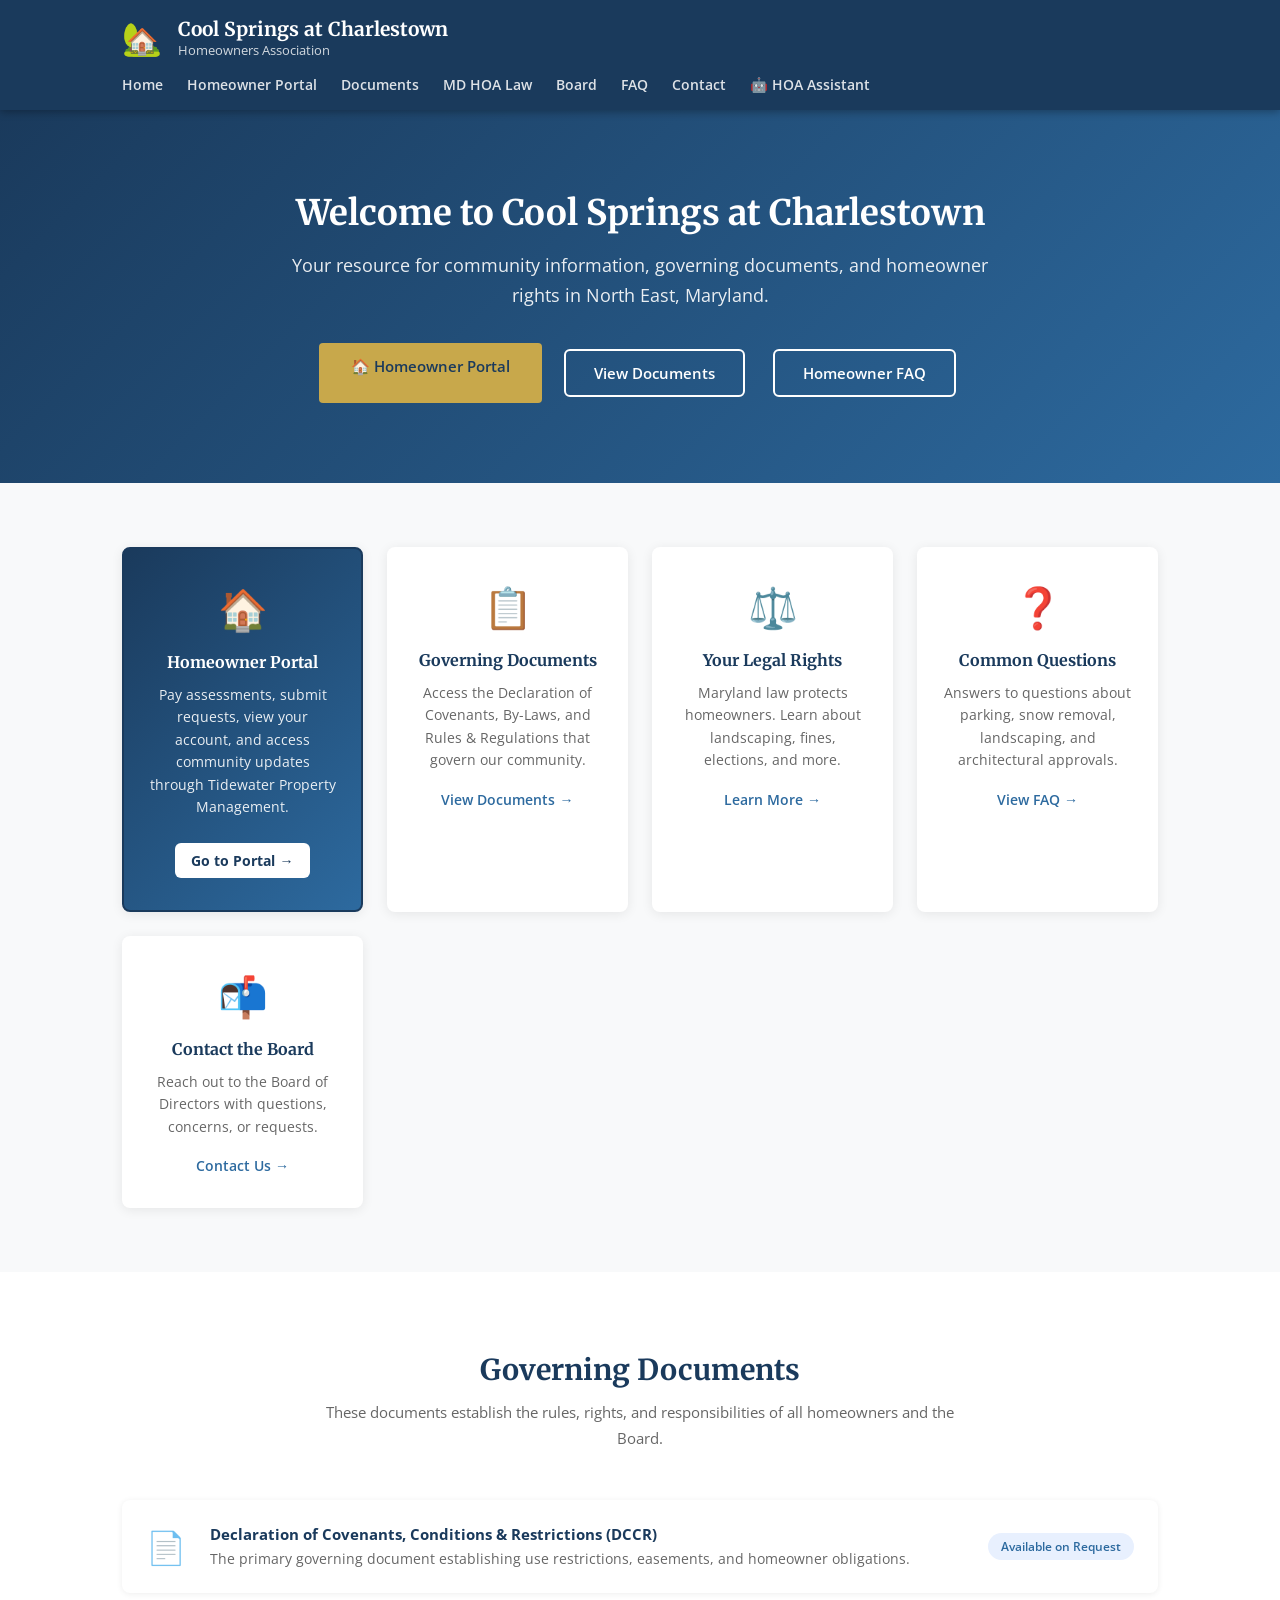
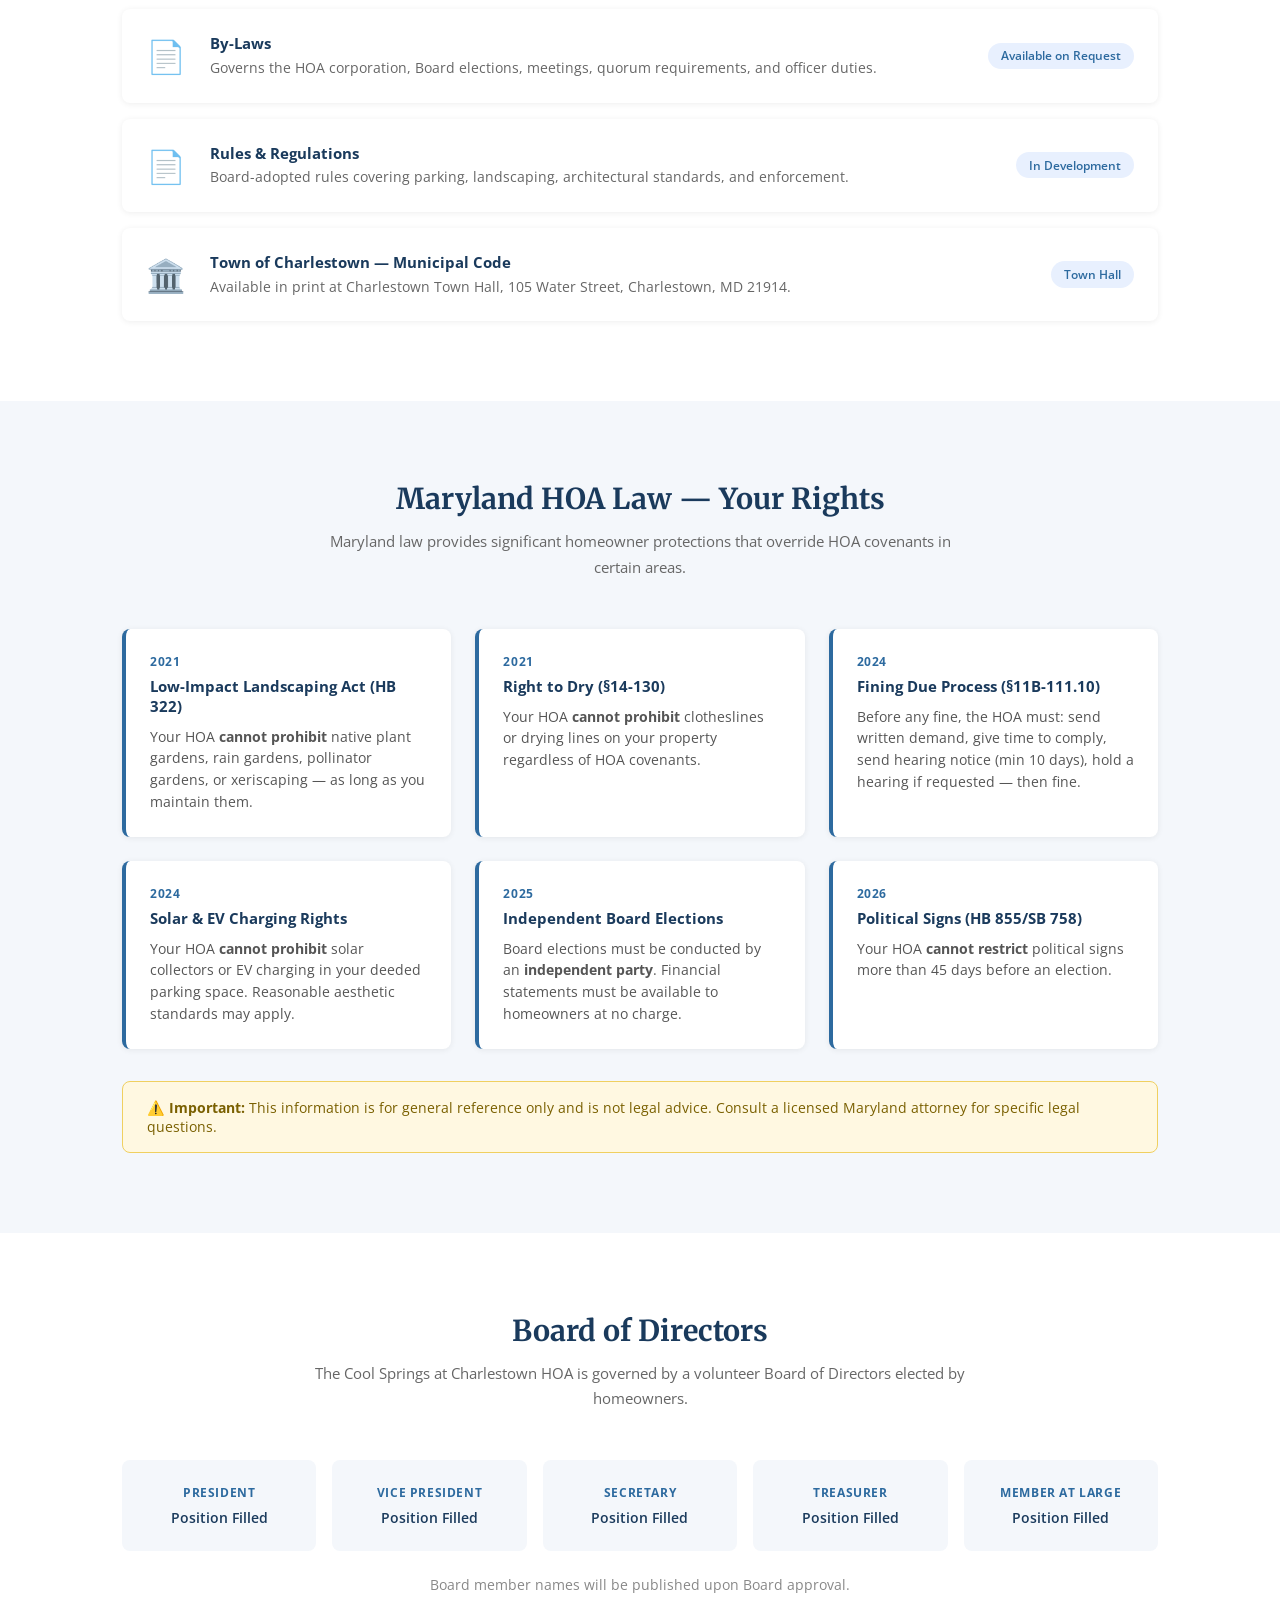
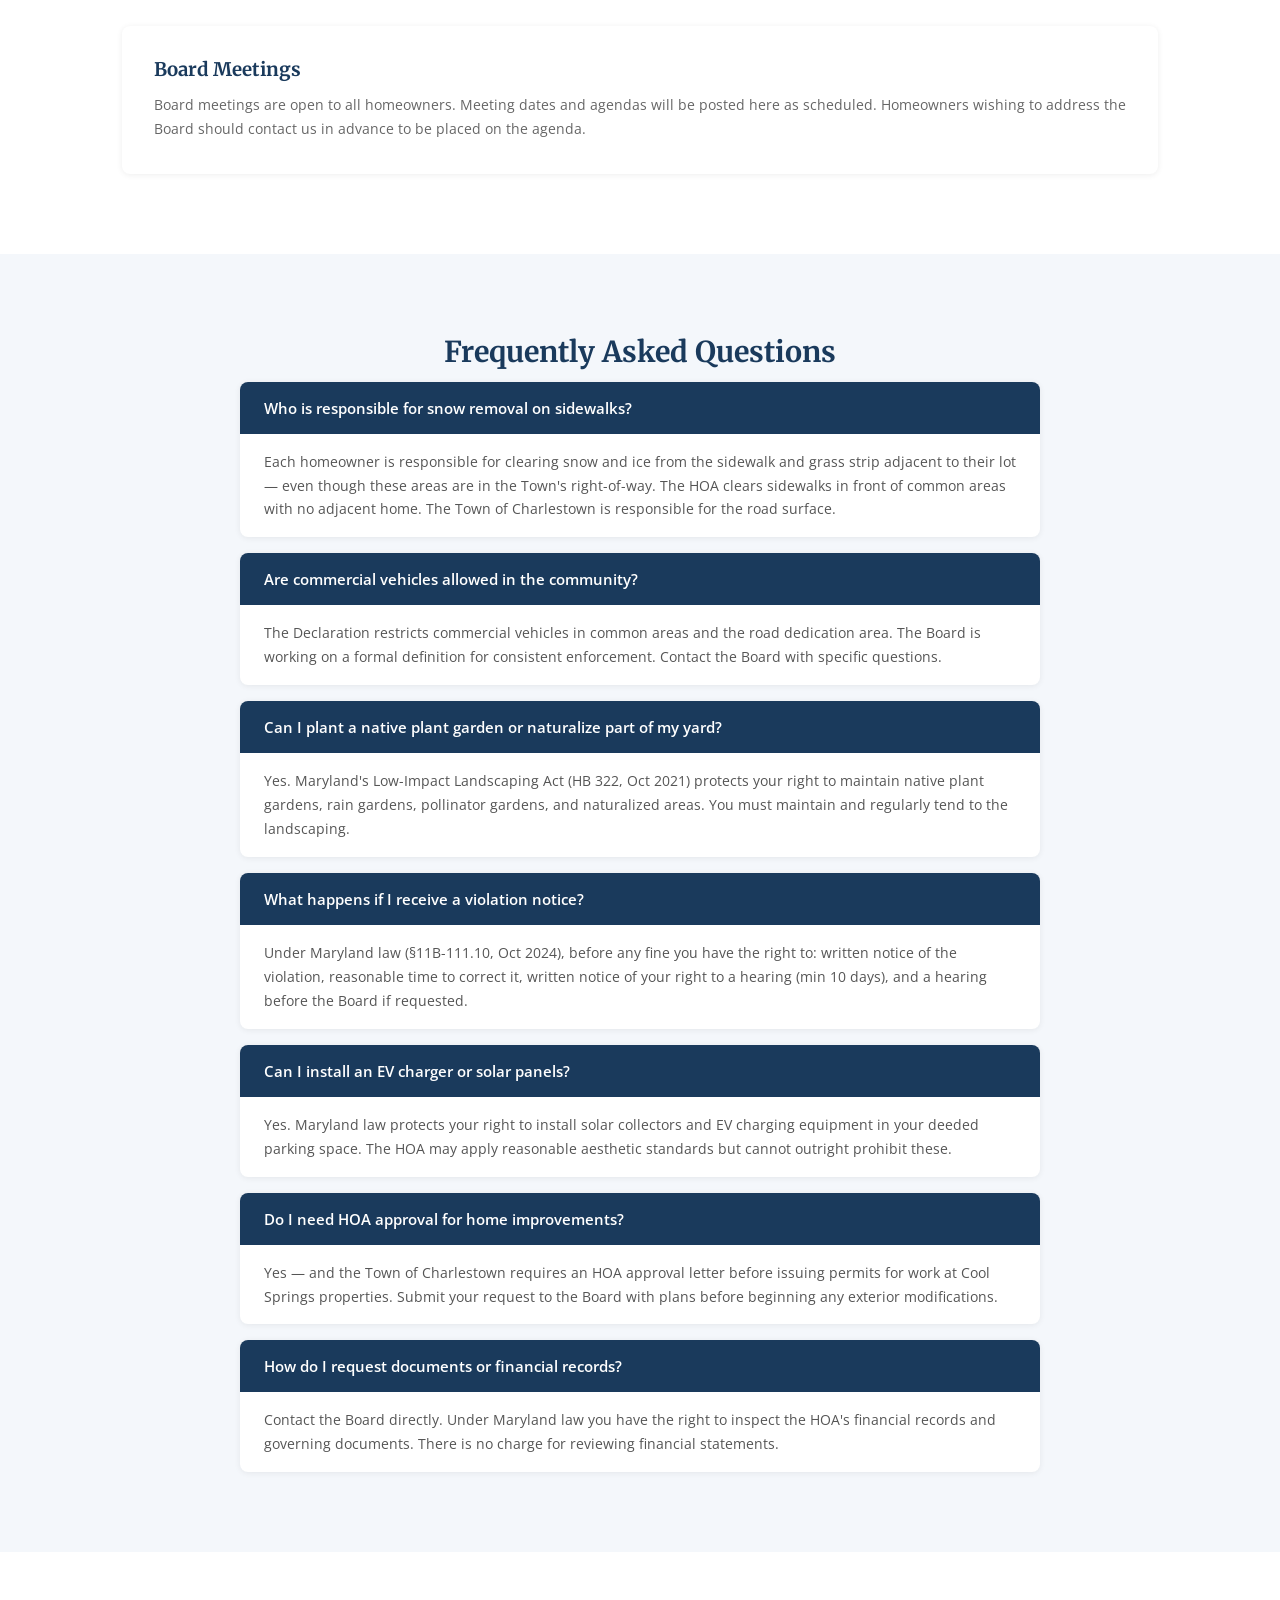
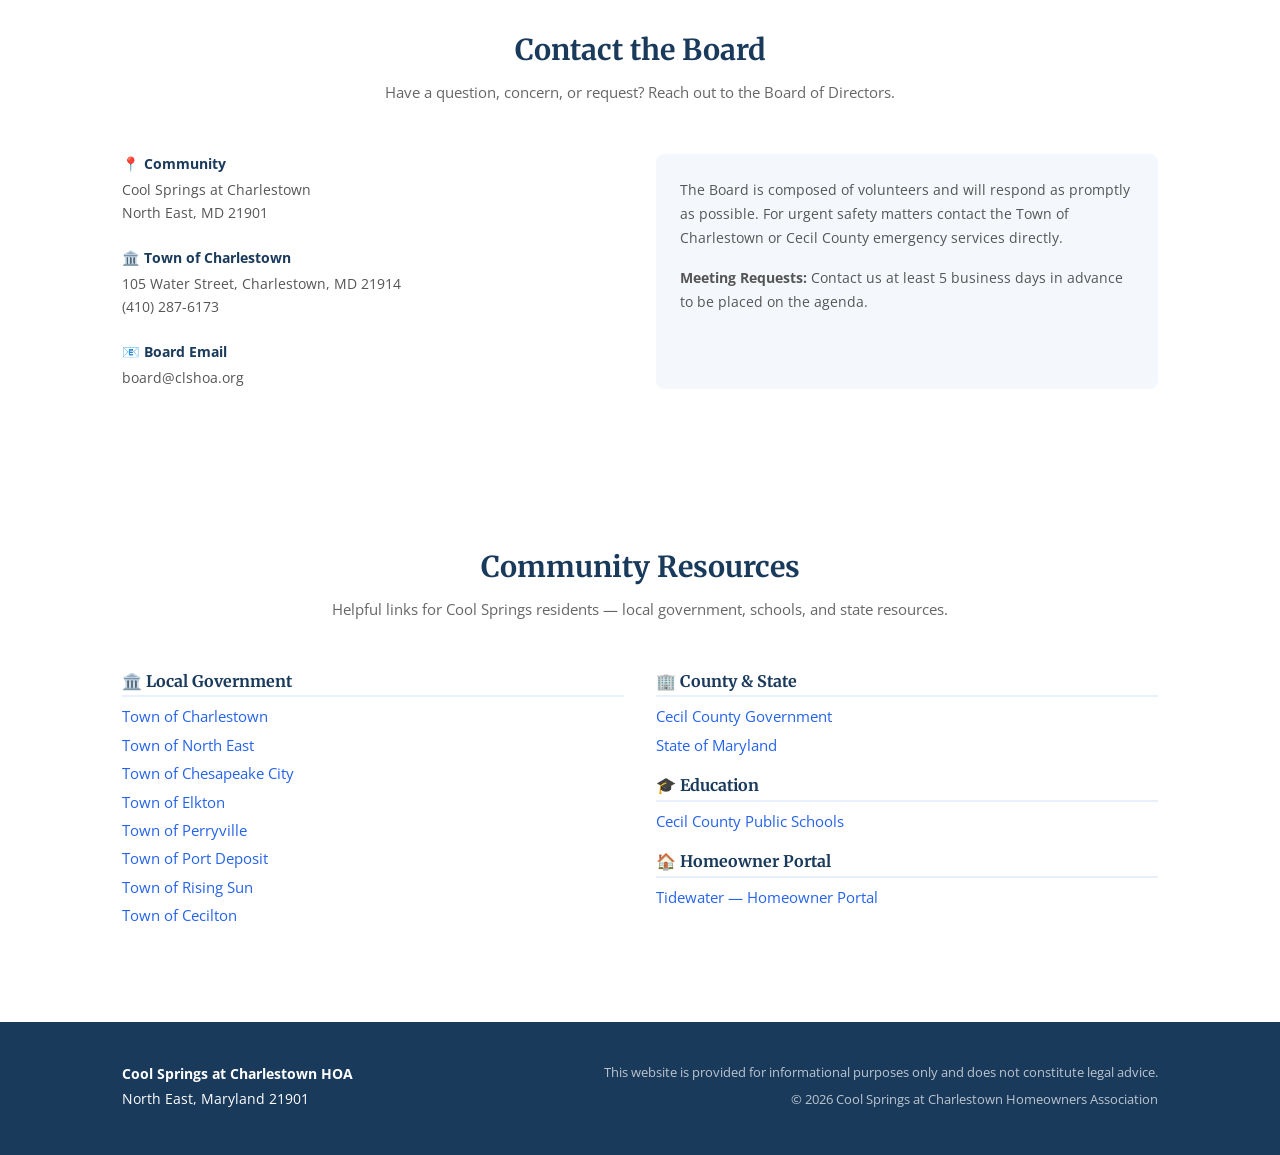
<file: index.html>
<!DOCTYPE html>
<html lang="en">
<head>
  <meta charset="UTF-8">
  <meta name="viewport" content="width=device-width, initial-scale=1.0">
  <title>Cool Springs at Charlestown HOA</title>
  <link rel="stylesheet" href="style.css">
  <link rel="icon" type="image/x-icon" href="/favicon.ico">
  <link rel="icon" type="image/png" sizes="32x32" href="/favicon-32.png">
  <link href="https://fonts.googleapis.com/css2?family=Merriweather:wght@300;400;700&family=Open+Sans:wght@300;400;600&display=swap" rel="stylesheet">
</head>
<body>
<header>
  <div class="header-inner">
    <div class="logo-block">
      <div class="logo-icon">🏡</div>
      <div class="logo-text">
        <h1>Cool Springs at Charlestown</h1>
        <p>Homeowners Association</p>
      </div>
    </div>
    <nav>
      <a href="#home">Home</a>
      <a href="https://tidewater.cincwebaxis.com/account/dashboard" target="_blank" rel="noopener">Homeowner Portal</a>
      <a href="#documents">Documents</a>
      <a href="#laws">MD HOA Law</a>
      <a href="#board">Board</a>
      <a href="#faq">FAQ</a>
      <a href="#contact">Contact</a>
      <a href="hoa-assistant.html">&#129302; HOA Assistant</a>
    </nav>
  </div>
</header>
<section class="hero" id="home">
  <div class="hero-inner">
    <h2>Welcome to Cool Springs at Charlestown</h2>
    <p>Your resource for community information, governing documents, and homeowner rights in North East, Maryland.</p>
    <div class="hero-buttons">
      <a href="https://tidewater.cincwebaxis.com/account/dashboard" class="btn btn-primary" target="_blank" rel="noopener">🏠 Homeowner Portal</a>
      <a href="#documents" class="btn btn-secondary">View Documents</a>
      <a href="#faq" class="btn btn-secondary">Homeowner FAQ</a>
    </div>
  </div>
</section>
<section class="cards-section">
  <div class="container">
    <div class="cards-grid">
      <div class="card card-highlight">
        <div class="card-icon">🏠</div>
        <h3>Homeowner Portal</h3>
        <p>Pay assessments, submit requests, view your account, and access community updates through Tidewater Property Management.</p>
        <a href="https://tidewater.cincwebaxis.com/account/dashboard" class="card-link card-link-primary" target="_blank" rel="noopener">Go to Portal →</a>
      </div>
      <div class="card">
        <div class="card-icon">📋</div>
        <h3>Governing Documents</h3>
        <p>Access the Declaration of Covenants, By-Laws, and Rules &amp; Regulations that govern our community.</p>
        <a href="#documents" class="card-link">View Documents →</a>
      </div>
      <div class="card">
        <div class="card-icon">⚖️</div>
        <h3>Your Legal Rights</h3>
        <p>Maryland law protects homeowners. Learn about landscaping, fines, elections, and more.</p>
        <a href="#laws" class="card-link">Learn More →</a>
      </div>
      <div class="card">
        <div class="card-icon">❓</div>
        <h3>Common Questions</h3>
        <p>Answers to questions about parking, snow removal, landscaping, and architectural approvals.</p>
        <a href="#faq" class="card-link">View FAQ →</a>
      </div>
      <div class="card">
        <div class="card-icon">📬</div>
        <h3>Contact the Board</h3>
        <p>Reach out to the Board of Directors with questions, concerns, or requests.</p>
        <a href="#contact" class="card-link">Contact Us →</a>
      </div>
    </div>
  </div>
</section>
<section class="section" id="documents">
  <div class="container">
    <h2 class="section-title">Governing Documents</h2>
    <p class="section-sub">These documents establish the rules, rights, and responsibilities of all homeowners and the Board.</p>
    <div class="doc-list">
      <div class="doc-item">
        <div class="doc-icon">📄</div>
        <div class="doc-info">
          <h4>Declaration of Covenants, Conditions &amp; Restrictions (DCCR)</h4>
          <p>The primary governing document establishing use restrictions, easements, and homeowner obligations.</p>
        </div>
        <span class="doc-badge">Available on Request</span>
      </div>
      <div class="doc-item">
        <div class="doc-icon">📄</div>
        <div class="doc-info">
          <h4>By-Laws</h4>
          <p>Governs the HOA corporation, Board elections, meetings, quorum requirements, and officer duties.</p>
        </div>
        <span class="doc-badge">Available on Request</span>
      </div>
      <div class="doc-item">
        <div class="doc-icon">📄</div>
        <div class="doc-info">
          <h4>Rules &amp; Regulations</h4>
          <p>Board-adopted rules covering parking, landscaping, architectural standards, and enforcement.</p>
        </div>
        <span class="doc-badge">In Development</span>
      </div>
      <div class="doc-item">
        <div class="doc-icon">🏛️</div>
        <div class="doc-info">
          <h4>Town of Charlestown — Municipal Code</h4>
          <p>Available in print at Charlestown Town Hall, 105 Water Street, Charlestown, MD 21914.</p>
        </div>
        <span class="doc-badge">Town Hall</span>
      </div>
    </div>
  </div>
</section>
<section class="section section-alt" id="laws">
  <div class="container">
    <h2 class="section-title">Maryland HOA Law — Your Rights</h2>
    <p class="section-sub">Maryland law provides significant homeowner protections that override HOA covenants in certain areas.</p>
    <div class="law-grid">
      <div class="law-card"><div class="law-year">2021</div><h4>Low-Impact Landscaping Act (HB 322)</h4><p>Your HOA <strong>cannot prohibit</strong> native plant gardens, rain gardens, pollinator gardens, or xeriscaping — as long as you maintain them.</p></div>
      <div class="law-card"><div class="law-year">2021</div><h4>Right to Dry (§14-130)</h4><p>Your HOA <strong>cannot prohibit</strong> clotheslines or drying lines on your property regardless of HOA covenants.</p></div>
      <div class="law-card"><div class="law-year">2024</div><h4>Fining Due Process (§11B-111.10)</h4><p>Before any fine, the HOA must: send written demand, give time to comply, send hearing notice (min 10 days), hold a hearing if requested — then fine.</p></div>
      <div class="law-card"><div class="law-year">2024</div><h4>Solar &amp; EV Charging Rights</h4><p>Your HOA <strong>cannot prohibit</strong> solar collectors or EV charging in your deeded parking space. Reasonable aesthetic standards may apply.</p></div>
      <div class="law-card"><div class="law-year">2025</div><h4>Independent Board Elections</h4><p>Board elections must be conducted by an <strong>independent party</strong>. Financial statements must be available to homeowners at no charge.</p></div>
      <div class="law-card"><div class="law-year">2026</div><h4>Political Signs (HB 855/SB 758)</h4><p>Your HOA <strong>cannot restrict</strong> political signs more than 45 days before an election.</p></div>
    </div>
    <div class="law-notice"><strong>⚠️ Important:</strong> This information is for general reference only and is not legal advice. Consult a licensed Maryland attorney for specific legal questions.</div>
  </div>
</section>
<section class="section" id="board">
  <div class="container">
    <h2 class="section-title">Board of Directors</h2>
    <p class="section-sub">The Cool Springs at Charlestown HOA is governed by a volunteer Board of Directors elected by homeowners.</p>
    <div class="board-grid">
      <div class="board-card"><div class="board-role">President</div><div class="board-name">Position Filled</div></div>
      <div class="board-card"><div class="board-role">Vice President</div><div class="board-name">Position Filled</div></div>
      <div class="board-card"><div class="board-role">Secretary</div><div class="board-name">Position Filled</div></div>
      <div class="board-card"><div class="board-role">Treasurer</div><div class="board-name">Position Filled</div></div>
      <div class="board-card"><div class="board-role">Member at Large</div><div class="board-name">Position Filled</div></div>
    </div>
    <p style="text-align:center;margin-top:1.5rem;color:#888;font-size:0.9rem;">Board member names will be published upon Board approval.</p>
    <div class="meetings-block">
      <h3>Board Meetings</h3>
      <p>Board meetings are open to all homeowners. Meeting dates and agendas will be posted here as scheduled. Homeowners wishing to address the Board should contact us in advance to be placed on the agenda.</p>
    </div>
  </div>
</section>
<section class="section section-alt" id="faq">
  <div class="container">
    <h2 class="section-title">Frequently Asked Questions</h2>
    <div class="faq-list">
      <div class="faq-item"><div class="faq-q">Who is responsible for snow removal on sidewalks?</div><div class="faq-a">Each homeowner is responsible for clearing snow and ice from the sidewalk and grass strip adjacent to their lot — even though these areas are in the Town's right-of-way. The HOA clears sidewalks in front of common areas with no adjacent home. The Town of Charlestown is responsible for the road surface.</div></div>
      <div class="faq-item"><div class="faq-q">Are commercial vehicles allowed in the community?</div><div class="faq-a">The Declaration restricts commercial vehicles in common areas and the road dedication area. The Board is working on a formal definition for consistent enforcement. Contact the Board with specific questions.</div></div>
      <div class="faq-item"><div class="faq-q">Can I plant a native plant garden or naturalize part of my yard?</div><div class="faq-a">Yes. Maryland's Low-Impact Landscaping Act (HB 322, Oct 2021) protects your right to maintain native plant gardens, rain gardens, pollinator gardens, and naturalized areas. You must maintain and regularly tend to the landscaping.</div></div>
      <div class="faq-item"><div class="faq-q">What happens if I receive a violation notice?</div><div class="faq-a">Under Maryland law (§11B-111.10, Oct 2024), before any fine you have the right to: written notice of the violation, reasonable time to correct it, written notice of your right to a hearing (min 10 days), and a hearing before the Board if requested.</div></div>
      <div class="faq-item"><div class="faq-q">Can I install an EV charger or solar panels?</div><div class="faq-a">Yes. Maryland law protects your right to install solar collectors and EV charging equipment in your deeded parking space. The HOA may apply reasonable aesthetic standards but cannot outright prohibit these.</div></div>
      <div class="faq-item"><div class="faq-q">Do I need HOA approval for home improvements?</div><div class="faq-a">Yes — and the Town of Charlestown requires an HOA approval letter before issuing permits for work at Cool Springs properties. Submit your request to the Board with plans before beginning any exterior modifications.</div></div>
      <div class="faq-item"><div class="faq-q">How do I request documents or financial records?</div><div class="faq-a">Contact the Board directly. Under Maryland law you have the right to inspect the HOA's financial records and governing documents. There is no charge for reviewing financial statements.</div></div>
    </div>
  </div>
</section>
<section class="section" id="contact">
  <div class="container">
    <h2 class="section-title">Contact the Board</h2>
    <p class="section-sub">Have a question, concern, or request? Reach out to the Board of Directors.</p>
    <div class="contact-block">
      <div class="contact-info">
        <div class="contact-item"><span class="contact-label">📍 Community</span><span>Cool Springs at Charlestown<br>North East, MD 21901</span></div>
        <div class="contact-item"><span class="contact-label">🏛️ Town of Charlestown</span><span>105 Water Street, Charlestown, MD 21914<br>(410) 287-6173</span></div>
        <div class="contact-item"><span class="contact-label">📧 Board Email</span><span>board@clshoa.org</span></div>
      </div>
      <div class="contact-notice">
        <p>The Board is composed of volunteers and will respond as promptly as possible. For urgent safety matters contact the Town of Charlestown or Cecil County emergency services directly.</p>
        <p style="margin-top:1rem;"><strong>Meeting Requests:</strong> Contact us at least 5 business days in advance to be placed on the agenda.</p>
      </div>
    </div>
  </div>
</section>
<section class="section" id="resources">
  <div class="container">
    <h2 class="section-title">Community Resources</h2>
    <p class="section-sub">Helpful links for Cool Springs residents — local government, schools, and state resources.</p>
    <div class="resources-grid">
      <div class="resource-group">
        <h4>🏛️ Local Government</h4>
        <ul class="resource-list">
          <li><a href="https://www.charlestownmd.org" target="_blank" rel="noopener">Town of Charlestown</a></li>
          <li><a href="https://www.northeastmd.org/" target="_blank" rel="noopener">Town of North East</a></li>
          <li><a href="https://www.chesapeakecity-md.gov/" target="_blank" rel="noopener">Town of Chesapeake City</a></li>
          <li><a href="https://www.elkton.org/" target="_blank" rel="noopener">Town of Elkton</a></li>
          <li><a href="https://www.perryvillemd.org/" target="_blank" rel="noopener">Town of Perryville</a></li>
          <li><a href="https://www.portdeposit.org/" target="_blank" rel="noopener">Town of Port Deposit</a></li>
          <li><a href="https://www.risingsunmd.org/" target="_blank" rel="noopener">Town of Rising Sun</a></li>
          <li><a href="https://www.ceciltonmd.gov/" target="_blank" rel="noopener">Town of Cecilton</a></li>
        </ul>
      </div>
      <div class="resource-group">
        <h4>🏢 County &amp; State</h4>
        <ul class="resource-list">
          <li><a href="https://www.cecilcountymd.gov" target="_blank" rel="noopener">Cecil County Government</a></li>
          <li><a href="https://www.maryland.gov/" target="_blank" rel="noopener">State of Maryland</a></li>
        </ul>
        <h4>🎓 Education</h4>
        <ul class="resource-list">
          <li><a href="https://www.ccps.org/" target="_blank" rel="noopener">Cecil County Public Schools</a></li>
        </ul>
        <h4>🏠 Homeowner Portal</h4>
        <ul class="resource-list">
          <li><a href="https://tidewater.cincwebaxis.com/account/dashboard" target="_blank" rel="noopener">Tidewater — Homeowner Portal</a></li>
        </ul>
      </div>
    </div>
  </div>
</section>
<footer>
  <div class="container">
    <div class="footer-inner">
      <div class="footer-left"><strong>Cool Springs at Charlestown HOA</strong><br>North East, Maryland 21901</div>
      <div class="footer-right">
        <p>This website is provided for informational purposes only and does not constitute legal advice.</p>
        <p>© 2026 Cool Springs at Charlestown Homeowners Association</p>
      </div>
    </div>
  </div>
</footer>
</body>
</html>
</file>
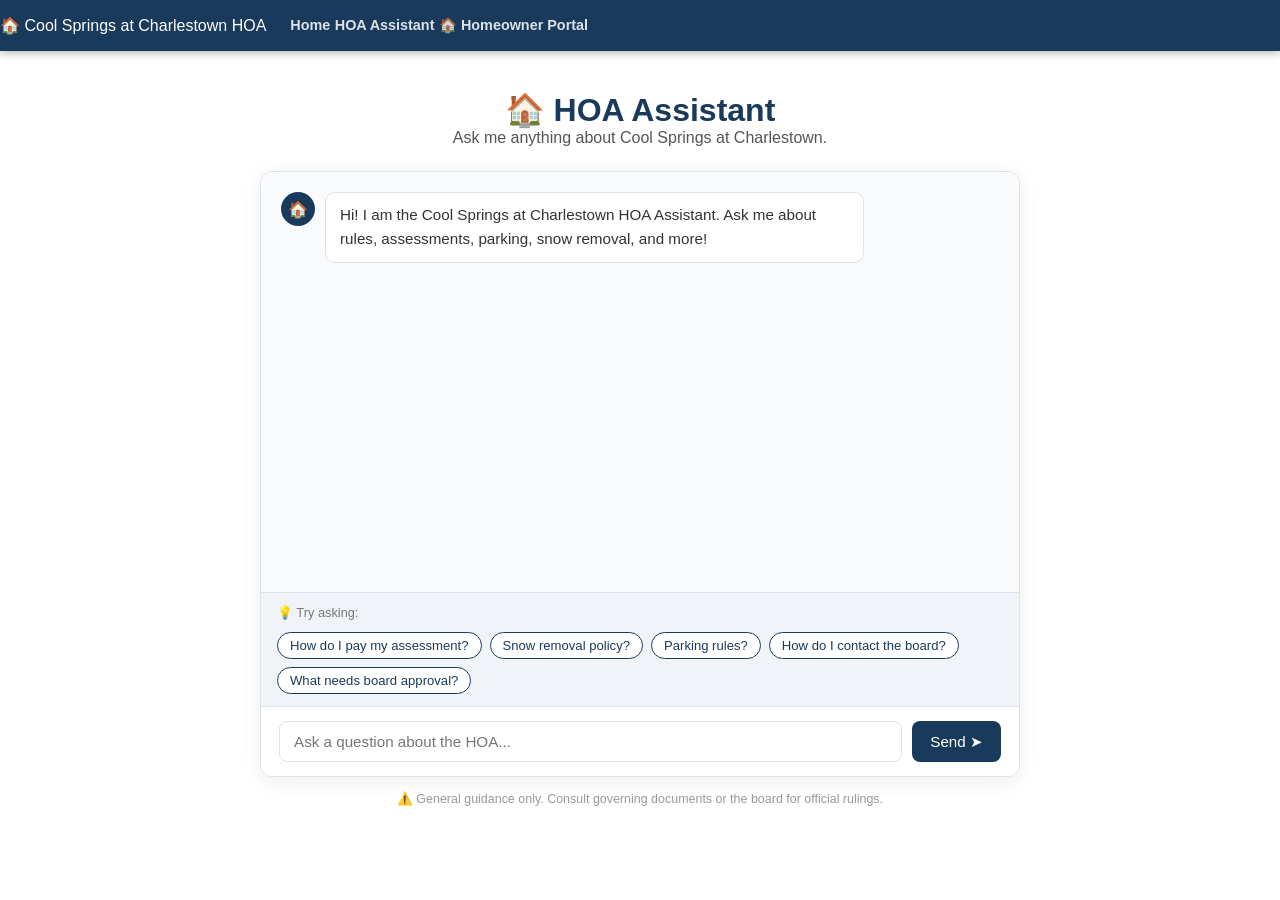
<file: hoa-assistant.html>
<!DOCTYPE html>
<html lang="en">
<head>
<meta charset="UTF-8"/>
<meta name="viewport" content="width=device-width,initial-scale=1.0"/>
<title>HOA Assistant | Cool Springs at Charlestown</title>
<link rel="stylesheet" href="style.css"/>
</head>
<body>
<header><nav>
<div class="nav-brand">&#127968; Cool Springs at Charlestown HOA</div>
<div class="nav-links">
<a href="index.html">Home</a>
<a href="hoa-assistant.html">HOA Assistant</a>
<a href="https://tidewater.cincwebaxis.com/account/dashboard" target="_blank">&#127968; Homeowner Portal</a>
</div>
</nav></header>
<main style="max-width:800px;margin:40px auto;padding:0 20px">
<h1 style="color:#1a3a5c;text-align:center">&#127968; HOA Assistant</h1>
<p style="text-align:center;color:#555;margin-bottom:24px">Ask me anything about Cool Springs at Charlestown.</p>
<div id="box" style="border:1px solid #dde3ea;border-radius:12px;overflow:hidden;box-shadow:0 4px 20px rgba(0,0,0,.08)">
<div id="msgs" style="height:420px;overflow-y:auto;padding:20px;display:flex;flex-direction:column;gap:14px;background:#f8fafc">
<div style="display:flex;gap:10px"><div style="background:#1a3a5c;color:#fff;border-radius:50%;width:34px;height:34px;display:flex;align-items:center;justify-content:center;flex-shrink:0">&#127968;</div><div style="background:#fff;border:1px solid #dde3ea;border-radius:10px;padding:10px 14px;max-width:75%;font-size:.95rem;line-height:1.6">Hi! I am the Cool Springs at Charlestown HOA Assistant. Ask me about rules, assessments, parking, snow removal, and more!</div></div>
</div>
<div style="padding:12px 16px;background:#f0f4f8;border-top:1px solid #dde3ea;display:flex;flex-wrap:wrap;gap:8px">
<span style="font-size:.8rem;color:#777;width:100%;margin-bottom:4px">&#128161; Try asking:</span>
<button onclick="ask(this)" style="background:#fff;border:1px solid #1a3a5c;color:#1a3a5c;border-radius:20px;padding:5px 12px;font-size:.82rem;cursor:pointer">How do I pay my assessment?</button>
<button onclick="ask(this)" style="background:#fff;border:1px solid #1a3a5c;color:#1a3a5c;border-radius:20px;padding:5px 12px;font-size:.82rem;cursor:pointer">Snow removal policy?</button>
<button onclick="ask(this)" style="background:#fff;border:1px solid #1a3a5c;color:#1a3a5c;border-radius:20px;padding:5px 12px;font-size:.82rem;cursor:pointer">Parking rules?</button>
<button onclick="ask(this)" style="background:#fff;border:1px solid #1a3a5c;color:#1a3a5c;border-radius:20px;padding:5px 12px;font-size:.82rem;cursor:pointer">How do I contact the board?</button>
<button onclick="ask(this)" style="background:#fff;border:1px solid #1a3a5c;color:#1a3a5c;border-radius:20px;padding:5px 12px;font-size:.82rem;cursor:pointer">What needs board approval?</button>
</div>
<div style="padding:14px 18px;background:#fff;border-top:1px solid #dde3ea;display:flex;gap:10px">
<input id="inp" type="text" placeholder="Ask a question about the HOA..." onkeypress="if(event.key==='Enter ')send()" style="flex:1;padding:11px 14px;border:1px solid #dde3ea;border-radius:8px;font-size:.95rem;outline:none"/>
<button id="btn" onclick="send()" style="background:#1a3a5c;color:#fff;border:none;border-radius:8px;padding:11px 18px;cursor:pointer;font-size:.95rem">Send &#10148;</button>
</div></div>
<p style="text-align:center;font-size:.78rem;color:#999;margin-top:14px">&#9888;&#65039; General guidance only. Consult governing documents or the board for official rulings.</p>
</main>
<script>
var H=[];
function ask(b){document.getElementById("inp").value=b.textContent;send();}
function add(r,t){
var c=document.getElementById("msgs"),d=document.createElement("div");
var u=(r==="u");
d.style.cssText="display:flex;gap:10px;"+(u?"flex-direction:row-reverse":"");
var av=document.createElement("div");
av.style.cssText=(u?"background:#2563eb":"background:#1a3a5c")+";color:#fff;border-radius:50%;width:34px;height:34px;display:flex;align-items:center;justify-content:center;flex-shrink:0";
av.innerHTML=u?"&#128100;":"&#127968;";
var bl=document.createElement("div");
bl.style.cssText="max-width:75%;padding:10px 14px;border-radius:10px;font-size:.95rem;line-height:1.6;"+(u?"background:#2563eb;color:#fff":"background:#fff;border:1px solid #dde3ea;color:#1a1a1a");
bl.innerHTML=t.replace(/\n/g,"<br>");
d.appendChild(av);d.appendChild(bl);
c.appendChild(d);c.scrollTop=c.scrollHeight;return d;}
async function send(){
var i=document.getElementById("inp"),b=document.getElementById("btn"),t=i.value.trim();
if(!t)return;i.value="";b.disabled=true;
add("u",t);H.push({role:"user",content:t});
var td=add("b","Thinking...");
try{
var r=await fetch("/api/claude",{method:"POST",headers:{"Content-Type":"application/json"},body:JSON.stringify({messages:H})});
var d=await r.json();td.remove();
var rep=(d.content&&d.content[0])?d.content[0].text:"Sorry, I had trouble responding.";
H.push({role:"assistant",content:rep});add("b",rep);
}catch(e){td.remove();add("b","Sorry, something went wrong. Please try again.");}
b.disabled=false;i.focus();}
</script></body></html>
</file>
<file: style.css>
*,*::before,*::after{box-sizing:border-box;margin:0;padding:0}
body{font-family:'Open Sans',sans-serif;color:#333;background:#fff}
.container{max-width:1100px;margin:0 auto;padding:0 2rem}
header{background:#1a3a5c;color:white;padding:1rem 0;position:sticky;top:0;z-index:100;box-shadow:0 2px 8px rgba(0,0,0,.3)}
.header-inner{max-width:1100px;margin:0 auto;padding:0 2rem;display:flex;align-items:center;justify-content:space-between;flex-wrap:wrap;gap:1rem}
.logo-block{display:flex;align-items:center;gap:1rem}
.logo-icon{font-size:2rem}
.logo-text h1{font-family:'Merriweather',serif;font-size:1.2rem;font-weight:700}
.logo-text p{font-size:.8rem;opacity:.8}
nav{display:flex;gap:1.5rem;flex-wrap:wrap}
nav a{color:white;text-decoration:none;font-size:.9rem;font-weight:600;opacity:.85;transition:opacity .2s}
nav a:hover{opacity:1}
.hero{background:linear-gradient(135deg,#1a3a5c 0%,#2d6a9f 100%);color:white;padding:5rem 2rem;text-align:center}
.hero-inner{max-width:700px;margin:0 auto}
.hero h2{font-family:'Merriweather',serif;font-size:2.2rem;margin-bottom:1rem}
.hero p{font-size:1.1rem;opacity:.9;margin-bottom:2rem;line-height:1.7}
.hero-buttons{display:flex;gap:1rem;justify-content:center;flex-wrap:wrap}
.btn{padding:.8rem 2rem;border-radius:4px;font-weight:600;text-decoration:none;font-size:.95rem;transition:all .2s}
.btn-primary{background:#c8a84b;color:#1a3a5c}
.btn-primary:hover{background:#d4b85a}
.btn-secondary{background:transparent;color:white;border:2px solid white}
.btn-secondary:hover{background:rgba(255,255,255,.1)}
.cards-section{padding:4rem 0;background:#f8f9fa}
.cards-grid{display:grid;grid-template-columns:repeat(auto-fit,minmax(220px,1fr));gap:1.5rem}
.card{background:white;border-radius:8px;padding:2rem 1.5rem;text-align:center;box-shadow:0 2px 12px rgba(0,0,0,.08);transition:transform .2s}
.card:hover{transform:translateY(-4px)}
.card-icon{font-size:2.5rem;margin-bottom:1rem}
.card h3{font-family:'Merriweather',serif;font-size:1rem;margin-bottom:.75rem;color:#1a3a5c}
.card p{font-size:.88rem;color:#666;line-height:1.6;margin-bottom:1rem}
.card-link{color:#2d6a9f;font-size:.88rem;font-weight:600;text-decoration:none}
.card-link:hover{text-decoration:underline}
.section{padding:5rem 0}
.section-alt{background:#f4f7fb}
.section-title{font-family:'Merriweather',serif;font-size:1.8rem;color:#1a3a5c;text-align:center;margin-bottom:.75rem}
.section-sub{text-align:center;color:#666;max-width:650px;margin:0 auto 3rem;line-height:1.7;font-size:.95rem}
.doc-list{display:flex;flex-direction:column;gap:1rem}
.doc-item{background:white;border-radius:8px;padding:1.5rem;display:flex;align-items:center;gap:1.5rem;box-shadow:0 1px 6px rgba(0,0,0,.07);flex-wrap:wrap}
.doc-icon{font-size:2rem;flex-shrink:0}
.doc-info{flex:1;min-width:200px}
.doc-info h4{color:#1a3a5c;font-size:.95rem;margin-bottom:.3rem}
.doc-info p{color:#666;font-size:.85rem;line-height:1.5}
.doc-badge{background:#e8f0fe;color:#2d6a9f;font-size:.78rem;font-weight:600;padding:.3rem .8rem;border-radius:20px;white-space:nowrap}
.law-grid{display:grid;grid-template-columns:repeat(auto-fit,minmax(280px,1fr));gap:1.5rem;margin-bottom:2rem}
.law-card{background:white;border-radius:8px;padding:1.5rem;box-shadow:0 1px 6px rgba(0,0,0,.07);border-left:4px solid #2d6a9f}
.law-year{font-size:.75rem;font-weight:700;color:#2d6a9f;text-transform:uppercase;letter-spacing:.05em;margin-bottom:.4rem}
.law-card h4{color:#1a3a5c;font-size:.92rem;margin-bottom:.6rem}
.law-card p{font-size:.85rem;color:#555;line-height:1.6}
.law-notice{background:#fff8e1;border:1px solid #f0d060;border-radius:8px;padding:1rem 1.5rem;font-size:.88rem;color:#7a6000}
.board-grid{display:grid;grid-template-columns:repeat(auto-fit,minmax(160px,1fr));gap:1rem;margin-bottom:1rem}
.board-card{background:#f4f7fb;border-radius:8px;padding:1.5rem 1rem;text-align:center}
.board-role{font-size:.75rem;font-weight:700;color:#2d6a9f;text-transform:uppercase;letter-spacing:.05em;margin-bottom:.4rem}
.board-name{font-size:.9rem;color:#1a3a5c;font-weight:600}
.meetings-block{background:white;border-radius:8px;padding:2rem;margin-top:2rem;box-shadow:0 1px 6px rgba(0,0,0,.07)}
.meetings-block h3{color:#1a3a5c;font-family:'Merriweather',serif;margin-bottom:.75rem}
.meetings-block p{color:#666;font-size:.9rem;line-height:1.7}
.faq-list{display:flex;flex-direction:column;gap:1rem;max-width:800px;margin:0 auto}
.faq-item{background:white;border-radius:8px;overflow:hidden;box-shadow:0 1px 6px rgba(0,0,0,.07)}
.faq-q{background:#1a3a5c;color:white;padding:1rem 1.5rem;font-weight:600;font-size:.92rem}
.faq-a{padding:1rem 1.5rem;font-size:.88rem;color:#555;line-height:1.7}
.contact-block{display:grid;grid-template-columns:1fr 1fr;gap:2rem}
.contact-info{display:flex;flex-direction:column;gap:1.5rem}
.contact-item{display:flex;flex-direction:column;gap:.3rem}
.contact-label{font-weight:700;color:#1a3a5c;font-size:.88rem}
.contact-item span:last-child{color:#555;font-size:.9rem;line-height:1.6}
.contact-notice{background:#f4f7fb;border-radius:8px;padding:1.5rem;font-size:.88rem;color:#555;line-height:1.7}
footer{background:#1a3a5c;color:white;padding:2.5rem 0}
.footer-inner{display:flex;justify-content:space-between;align-items:flex-start;flex-wrap:wrap;gap:1.5rem}
.footer-left{font-size:.9rem;line-height:1.7}
.footer-right{font-size:.8rem;opacity:.7;text-align:right;line-height:1.7}
.footer-right p{margin-bottom:.3rem}
@media(max-width:700px){.hero h2{font-size:1.5rem}.contact-block{grid-template-columns:1fr}.footer-inner{flex-direction:column}.footer-right{text-align:left}nav{gap:1rem}}

/* Homeowner Portal highlight card */
.card-highlight {
  border: 2px solid #1a3a5c;
  background: linear-gradient(135deg, #1a3a5c 0%, #2d6a9f 100%);
  color: white;
}
.card-highlight h3 { color: white; }
.card-highlight p { color: rgba(255,255,255,0.9); }
.card-link-primary {
  background: white;
  color: #1a3a5c !important;
  padding: 8px 16px;
  border-radius: 6px;
  font-weight: 700;
  display: inline-block;
  margin-top: 8px;
}
.card-link-primary:hover {
  background: #f0f4f8;
  text-decoration: none;
}
.btn-secondary {
  background: transparent;
  border: 2px solid white;
  color: white;
  padding: 12px 28px;
  border-radius: 6px;
  font-weight: 600;
  text-decoration: none;
  margin: 6px;
  display: inline-block;
}
.btn-secondary:hover { background: rgba(255,255,255,0.15); }

/* Community Resources */
.resources-grid { display: grid; grid-template-columns: 1fr 1fr; gap: 2rem; margin-top: 2rem; }
.resource-group h4 { font-family: 'Merriweather', serif; font-size: 1rem; color: #1a3a5c; margin: 1.2rem 0 0.5rem; border-bottom: 2px solid #e8f0fe; padding-bottom: 0.3rem; }
.resource-group h4:first-child { margin-top: 0; }
.resource-list { list-style: none; padding: 0; margin: 0 0 1rem; }
.resource-list li { margin-bottom: 0.4rem; }
.resource-list a { color: #2563eb; text-decoration: none; font-size: 0.95rem; transition: color 0.2s; }
.resource-list a:hover { color: #1a3a5c; text-decoration: underline; }
@media (max-width: 600px) { .resources-grid { grid-template-columns: 1fr; } }
</file>
